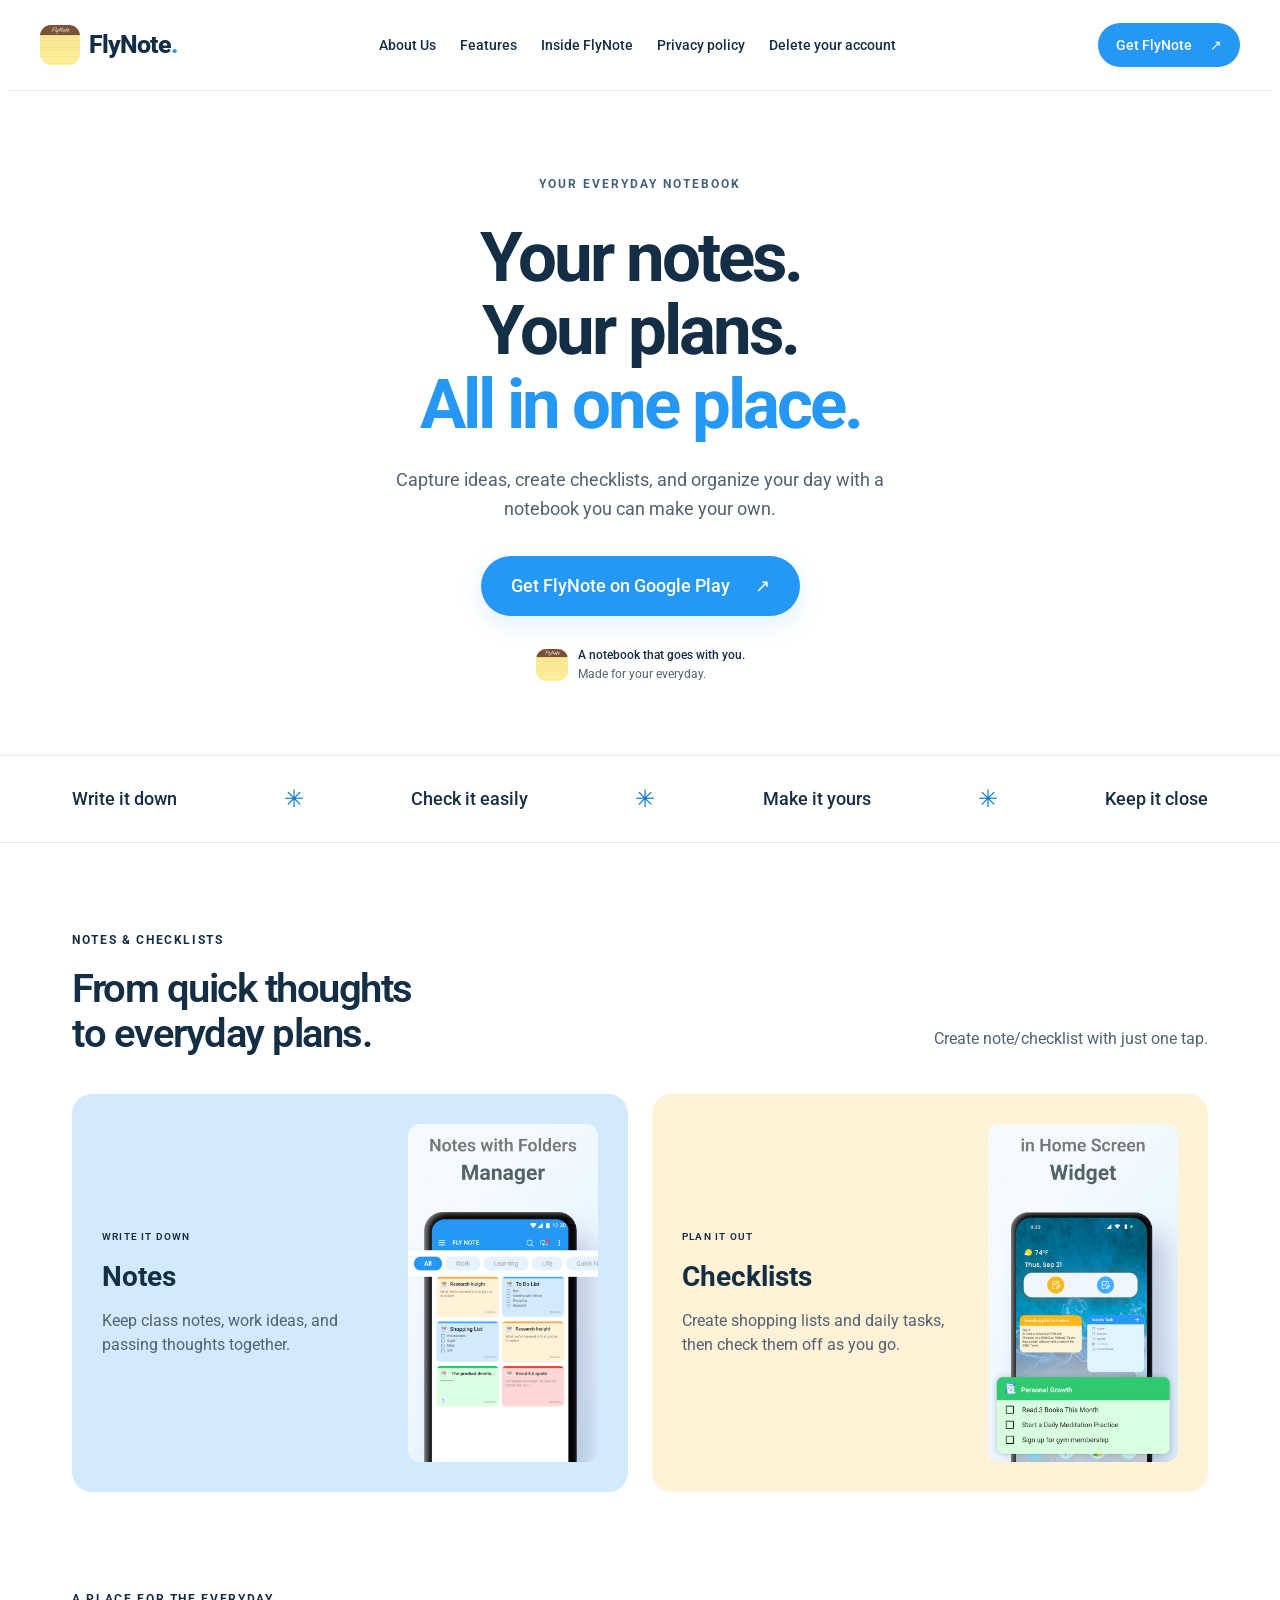
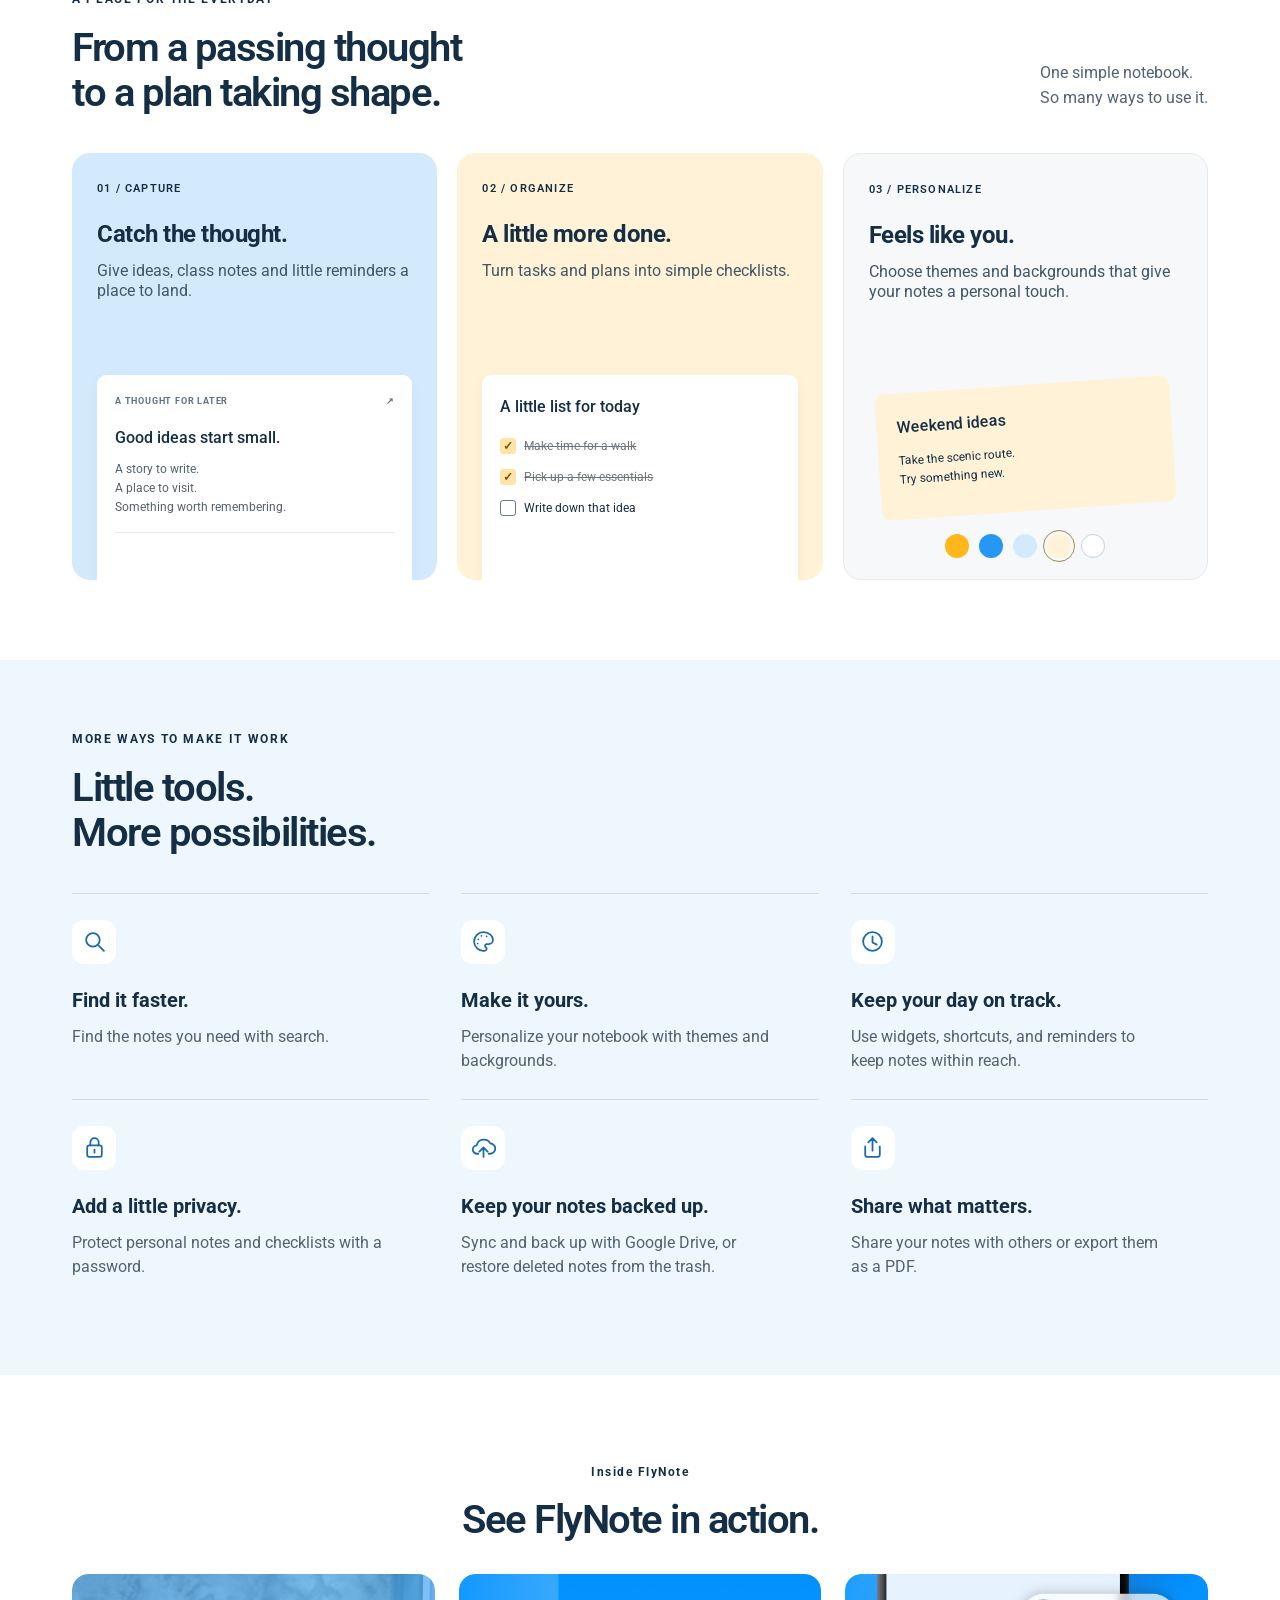
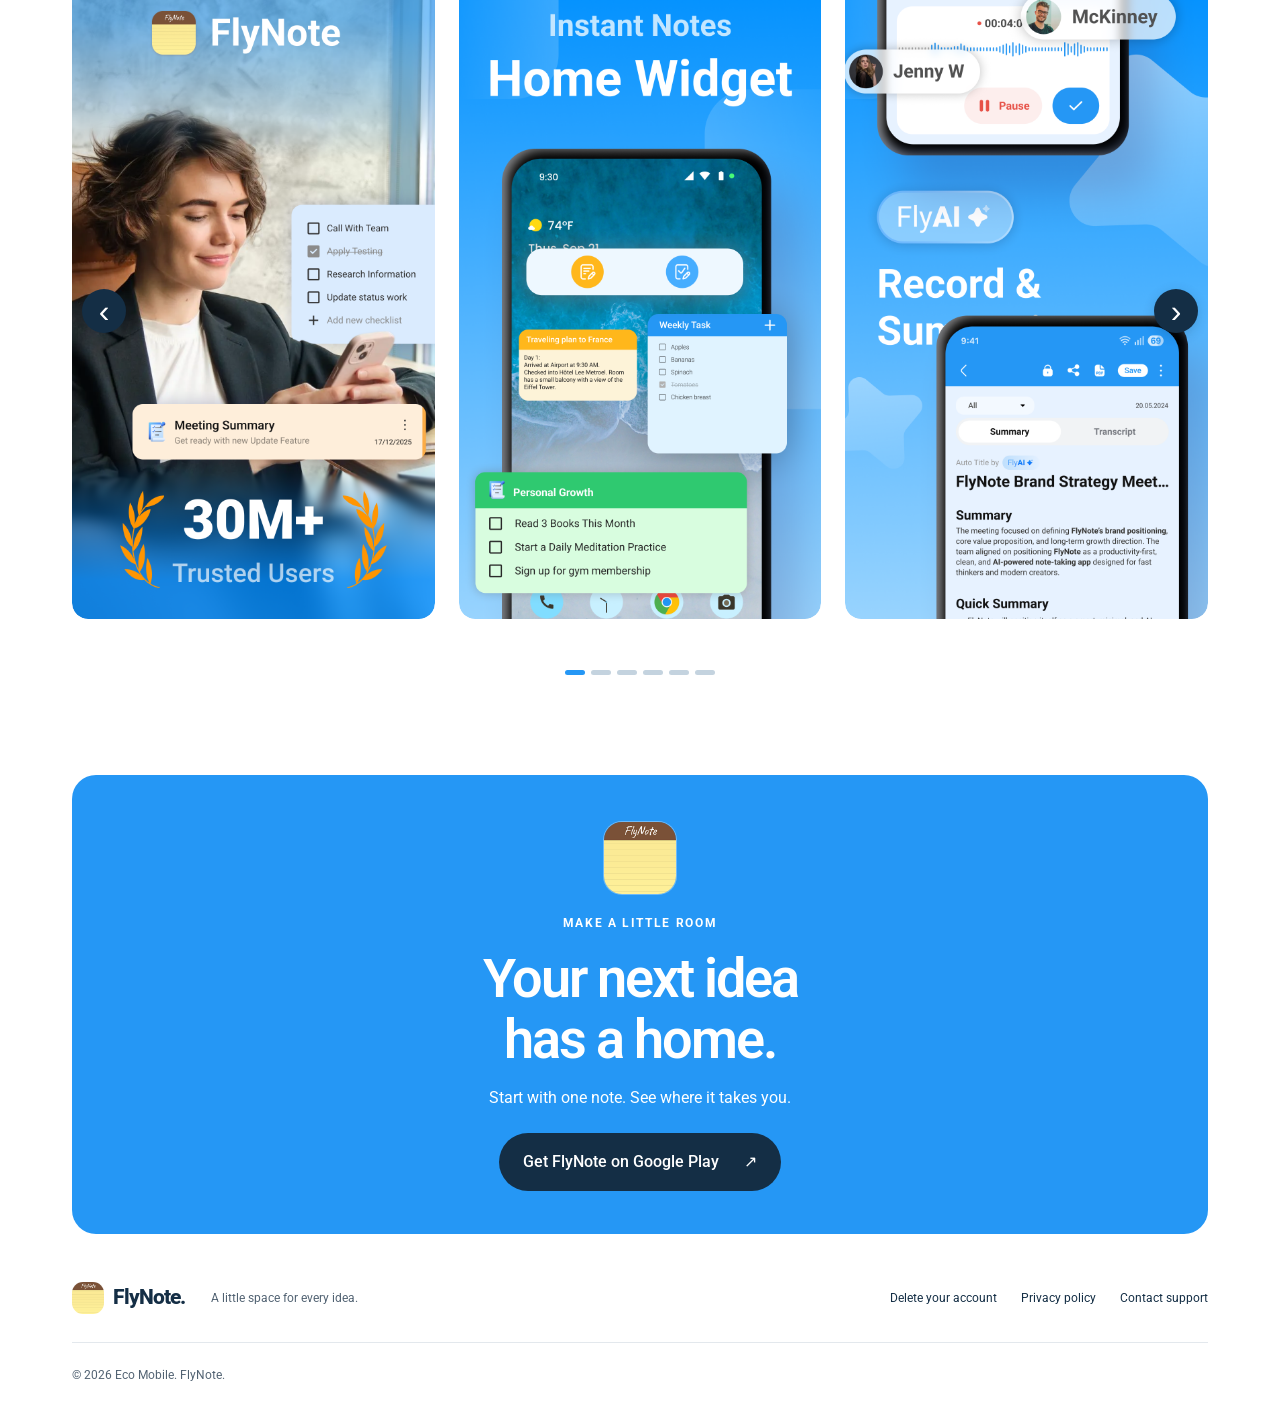
<file: index.html>
<!doctype html>
<html lang="en">
  <head>
    <meta charset="utf-8" />
    <meta name="viewport" content="width=device-width,initial-scale=1" />
    <title>FlyNote — A little space for every idea</title>
    <meta
      name="description"
      content="Meet FlyNote: notes, checklists, reminders and personal themes for your everyday ideas. Explore the note-taking app by Eco Mobile."
    />
    <meta name="theme-color" content="#2597F5" />
    <link rel="icon" href="images/logo.webp" />
    <link rel="preconnect" href="https://fonts.googleapis.com" />
    <link rel="preconnect" href="https://fonts.gstatic.com" crossorigin />
    <link
      href="https://fonts.googleapis.com/css2?family=Roboto:wght@400;500;600;700;800&display=swap"
      rel="stylesheet"
    />
    <link rel="stylesheet" href="style.css" />
  </head>
  <body>
    <a class="skip" href="#main">Skip to content</a>
    <header class="header">
      <a class="brand" href="#" aria-label="FlyNote home"
        ><img src="images/logo.webp" width="40" height="40" alt="" /><span
          >FlyNote<span class="brand-dot">.</span></span
        ></a
      >
      <nav aria-label="Main navigation">
        <a href="#notes">About Us</a><a href="#tools">Features</a
        ><a href="#showcase">Inside FlyNote</a>
        <a href="/privacy-policy">Privacy policy</a>
        <a href="/delete-your-account">Delete your account</a>
      </nav>
      <a
        class="button small"
        href="https://play.google.com/store/apps/details?id=com.eco.note"
        >Get FlyNote <span aria-hidden="true">↗</span></a
      >
    </header>
    <main id="main">
      <section class="hero wrap" aria-labelledby="hero-title">
        <div class="hero-copy">
          <div class="eyebrow">
            <span class="tiny-line"></span> YOUR EVERYDAY NOTEBOOK
          </div>
          <h1 id="hero-title">
            <span class="hero-line">Your notes.</span
            ><span class="hero-line">Your plans.</span
            ><span class="hero-line hero-accent">All in one place.</span>
          </h1>
          <p class="intro">
            Capture ideas, create checklists, and organize your day with a
            notebook you can make your own.
          </p>
          <div class="hero-actions">
            <a
              class="button"
              href="https://play.google.com/store/apps/details?id=com.eco.note"
              >Get FlyNote on Google Play <span aria-hidden="true">↗</span></a
            >
          </div>
          <div class="hero-bottom">
            <img src="images/logo.webp" alt="" width="36" height="36" />
            <p>
              <strong>A notebook that goes with you.</strong><br /><span
                >Made for your everyday.</span
              >
            </p>
          </div>
        </div>
      </section>
      <div class="feature-strip" aria-label="FlyNote capabilities">
        <div class="wrap">
          <span>Write it down</span
          ><span class="asterisk" aria-hidden="true">✳</span
          ><span>Check it easily</span
          ><span class="asterisk" aria-hidden="true">✳</span
          ><span>Make it yours</span
          ><span class="asterisk" aria-hidden="true">✳</span
          ><span>Keep it close</span>
        </div>
      </div>
      <section class="section wrap core-section" id="notes">
        <div class="section-heading">
          <div>
            <p class="eyebrow">NOTES &amp; CHECKLISTS</p>
            <h2>From quick thoughts<br />to everyday plans.</h2>
          </div>
          <p class="one-tap">Create note/checklist with just one tap.</p>
        </div>
        <div class="core-grid">
          <article class="core-card core-notes">
            <div>
              <span class="card-number">WRITE IT DOWN</span>
              <h3>Notes</h3>
              <p>
                Keep class notes, work ideas, and passing thoughts together.
              </p>
            </div>
            <img
              src="images/flynote-interface-showing-notes-organized-in-folders.webp"
              alt="FlyNote interface showing notes organized in folders"
              width="666"
              height="1184"
              loading="lazy"
            />
          </article>
          <article class="core-card core-checklists">
            <div>
              <span class="card-number">PLAN IT OUT</span>
              <h3>Checklists</h3>
              <p>
                Create shopping lists and daily tasks, then check them off as
                you go.
              </p>
            </div>
            <img
              src="images/flynote-home-screen-interface-showing-checklists-and-completed-tasks.webp"
              alt="FlyNote home-screen interface showing checklists and completed tasks"
              width="666"
              height="1184"
              loading="lazy"
            />
          </article>
        </div>
      </section>
      <section class="section wrap" id="features">
        <div class="section-heading">
          <div>
            <p class="eyebrow">A PLACE FOR THE EVERYDAY</p>
            <h2>From a passing thought<br />to a plan taking shape.</h2>
          </div>
          <p>One simple notebook.<br />So many ways to use it.</p>
        </div>
        <div class="cards">
          <article class="feature-card blue">
            <div class="card-number">01 / CAPTURE</div>
            <h3>Catch the thought.</h3>
            <p>Give ideas, class notes and little reminders a place to land.</p>
            <div class="note-example">
              <div class="note-meta">
                A THOUGHT FOR LATER <span aria-hidden="true">↗</span>
              </div>
              <h4>Good ideas start small.</h4>
              <p>
                A story to write.<br />A place to visit.<br />Something worth
                remembering.
              </p>
              <div class="note-lines" aria-hidden="true"></div>
            </div>
          </article>
          <article class="feature-card cream">
            <div class="card-number">02 / ORGANIZE</div>
            <h3>A little more done.</h3>
            <p>Turn tasks and plans into simple checklists.</p>
            <div class="note-example checklist" aria-label="Example checklist">
              <h4>A little list for today</h4>
              <div>
                <span class="check checked" aria-hidden="true">✓</span
                ><s>Make time for a walk</s>
              </div>
              <div>
                <span class="check checked" aria-hidden="true">✓</span
                ><s>Pick up a few essentials</s>
              </div>
              <div>
                <span class="check" aria-hidden="true"></span>Write down that
                idea
              </div>
            </div>
          </article>
          <article class="feature-card white">
            <div class="card-number">03 / PERSONALIZE</div>
            <h3>Feels like you.</h3>
            <p>
              Choose themes and backgrounds that give your notes a personal
              touch.
            </p>
            <div
              class="palette-example"
              aria-label="Illustrative note theme colors"
            >
              <div class="mini-note">
                <span>Weekend ideas</span>
                <p>Take the scenic route.<br />Try something new.</p>
              </div>
              <div class="swatches"><i></i><i></i><i></i><i></i><i></i></div>
            </div>
          </article>
        </div>
      </section>
      <section class="tools-section" id="tools">
        <div class="wrap">
          <div class="section-heading">
            <div>
              <p class="eyebrow">MORE WAYS TO MAKE IT WORK</p>
              <h2>Little tools.<br />More possibilities.</h2>
            </div>
          </div>
          <div class="tools-grid">
            <article class="tool-card">
              <span class="tool-icon"
                ><svg
                  aria-hidden="true"
                  viewBox="0 0 24 24"
                  fill="none"
                  stroke="currentColor"
                  stroke-width="1.7"
                  stroke-linecap="round"
                  stroke-linejoin="round"
                >
                  <circle cx="10.5" cy="10.5" r="6.5" />
                  <path d="m16 16 5 5" /></svg
              ></span>
              <h3>Find it faster.</h3>
              <p>Find the notes you need with search.</p>
            </article>
            <article class="tool-card">
              <span class="tool-icon"
                ><svg
                  aria-hidden="true"
                  viewBox="0 0 24 24"
                  fill="none"
                  stroke="currentColor"
                  stroke-width="1.7"
                  stroke-linecap="round"
                  stroke-linejoin="round"
                >
                  <path
                    d="M12 3a9 9 0 1 0 0 18h1a2 2 0 0 0 1-3.7 1.6 1.6 0 0 1 1-2.8h2a4 4 0 0 0 4-4C21 6.4 17 3 12 3Z"
                  />
                  <path d="M7 10h.01M10 6.5h.01M15 7h.01M6.5 14h.01" /></svg
              ></span>
              <h3>Make it yours.</h3>
              <p>Personalize your notebook with themes and backgrounds.</p>
            </article>
            <article class="tool-card">
              <span class="tool-icon"
                ><svg
                  aria-hidden="true"
                  viewBox="0 0 24 24"
                  fill="none"
                  stroke="currentColor"
                  stroke-width="1.7"
                  stroke-linecap="round"
                  stroke-linejoin="round"
                >
                  <circle cx="12" cy="12" r="9" />
                  <path d="M12 7v6l4 2" /></svg
              ></span>
              <h3>Keep your day on track.</h3>
              <p>
                Use widgets, shortcuts, and reminders to keep notes within
                reach.
              </p>
            </article>
            <article class="tool-card">
              <span class="tool-icon"
                ><svg
                  aria-hidden="true"
                  viewBox="0 0 24 24"
                  fill="none"
                  stroke="currentColor"
                  stroke-width="1.7"
                  stroke-linecap="round"
                  stroke-linejoin="round"
                >
                  <rect x="5" y="10" width="14" height="11" rx="2" />
                  <path d="M8 10V7a4 4 0 0 1 8 0v3M12 14v3" /></svg
              ></span>
              <h3>Add a little privacy.</h3>
              <p>Protect personal notes and checklists with a password.</p>
            </article>
            <article class="tool-card">
              <span class="tool-icon"
                ><svg
                  aria-hidden="true"
                  viewBox="0 0 24 24"
                  fill="none"
                  stroke="currentColor"
                  stroke-width="1.7"
                  stroke-linecap="round"
                  stroke-linejoin="round"
                >
                  <path
                    d="M7 18H6a4 4 0 0 1-.5-8 7 7 0 0 1 13-2 5 5 0 0 1-.5 10h-1M12 21V12m-4 4 4-4 4 4"
                  /></svg
              ></span>
              <h3>Keep your notes backed up.</h3>
              <p>
                Sync and back up with Google Drive, or restore deleted notes
                from the trash.
              </p>
            </article>
            <article class="tool-card">
              <span class="tool-icon"
                ><svg
                  aria-hidden="true"
                  viewBox="0 0 24 24"
                  fill="none"
                  stroke="currentColor"
                  stroke-width="1.7"
                  stroke-linecap="round"
                  stroke-linejoin="round"
                >
                  <path
                    d="M12 15V3m-4 4 4-4 4 4M5 11v8a2 2 0 0 0 2 2h10a2 2 0 0 0 2-2v-8"
                  /></svg
              ></span>
              <h3>Share what matters.</h3>
              <p>Share your notes with others or export them as a PDF.</p>
            </article>
          </div>
        </div>
      </section>
      <section
        class="section wrap showcase"
        id="showcase"
        aria-labelledby="showcase-title"
      >
        <div class="showcase-heading">
          <p class="eyebrow">Inside FlyNote</p>
          <h2 id="showcase-title">See FlyNote in action.</h2>
        </div>
        <div
          class="screenshot-carousel"
          role="region"
          aria-roledescription="carousel"
          aria-label="FlyNote screenshots"
        >
          <div
            class="screenshot-track"
            id="screenshot-track"
            tabindex="0"
            aria-label="Swipe or use arrow keys to explore screenshots"
          >
            <figure class="screenshot-slide">
              <img
                src="images/flynote-overview.png"
                width="1080"
                height="1920"
                alt="FlyNote overview"
                loading="lazy"
              />
            </figure>
            <figure class="screenshot-slide">
              <img
                src="images/home-screen-widgets.png"
                width="1080"
                height="1920"
                alt="Home-screen widgets"
                loading="lazy"
              />
            </figure>
            <figure class="screenshot-slide">
              <img
                src="images/record-and-summarize.png"
                width="1080"
                height="1920"
                alt="Record and summarize"
                loading="lazy"
              />
            </figure>
            <figure class="screenshot-slide">
              <img
                src="images/organize-with-folders.png"
                width="1080"
                height="1920"
                alt="Organize with folders"
                loading="lazy"
              />
            </figure>
            <figure class="screenshot-slide">
              <img
                src="images/list-and-grid-views.png"
                width="1080"
                height="1920"
                alt="List and grid views"
                loading="lazy"
              />
            </figure>
            <figure class="screenshot-slide">
              <img
                src="images/share-notes-as-pdf.png"
                width="1080"
                height="1920"
                alt="Share notes as PDF"
                loading="lazy"
              />
            </figure>
            <figure class="screenshot-slide">
              <img
                src="images/password-protected-notes.png"
                width="1080"
                height="1920"
                alt="Password-protected notes"
                loading="lazy"
              />
            </figure>
            <figure class="screenshot-slide">
              <img
                src="images/sync-notes-across-devices.png"
                width="1080"
                height="1920"
                alt="Sync notes across devices"
                loading="lazy"
              />
            </figure>
          </div>
          <div class="carousel-controls">
            <button
              type="button"
              class="carousel-arrow"
              id="screenshot-prev"
              aria-label="Previous screenshot"
              aria-controls="screenshot-track"
            >
              ‹
            </button>
            <div class="carousel-dots" aria-label="Choose screenshot">
              <button
                type="button"
                class="carousel-dot"
                aria-label="Go to screenshot 1"
                aria-controls="screenshot-track"
                aria-current="true"
              ></button
              ><button
                type="button"
                class="carousel-dot"
                aria-label="Go to screenshot 2"
                aria-controls="screenshot-track"
              ></button
              ><button
                type="button"
                class="carousel-dot"
                aria-label="Go to screenshot 3"
                aria-controls="screenshot-track"
              ></button
              ><button
                type="button"
                class="carousel-dot"
                aria-label="Go to screenshot 4"
                aria-controls="screenshot-track"
              ></button
              ><button
                type="button"
                class="carousel-dot"
                aria-label="Go to screenshot 5"
                aria-controls="screenshot-track"
              ></button
              ><button
                type="button"
                class="carousel-dot"
                aria-label="Go to screenshot 6"
                aria-controls="screenshot-track"
              ></button
              ><button
                type="button"
                class="carousel-dot"
                aria-label="Go to screenshot 7"
                aria-controls="screenshot-track"
              ></button
              ><button
                type="button"
                class="carousel-dot"
                aria-label="Go to screenshot 8"
                aria-controls="screenshot-track"
              ></button>
            </div>
            <span
              id="screenshot-status"
              class="visually-hidden"
              aria-live="polite"
              >1 / 8</span
            ><button
              type="button"
              class="carousel-arrow"
              id="screenshot-next"
              aria-label="Next screenshot"
              aria-controls="screenshot-track"
            >
              ›
            </button>
          </div>
        </div>
      </section>
      <section class="closing wrap">
        <img src="images/logo.webp" alt="" width="72" height="72" />
        <p class="eyebrow">MAKE A LITTLE ROOM</p>
        <h2>Your next idea<br />has a home.</h2>
        <p>Start with one note. See where it takes you.</p>
        <a
          class="button dark"
          href="https://play.google.com/store/apps/details?id=com.eco.note"
          >Get FlyNote on Google Play <span aria-hidden="true">↗</span></a
        >
      </section>
    </main>
    <footer class="wrap">
      <div class="footer-top">
        <a class="brand" href="#"
          ><img src="images/logo.webp" width="32" height="32" alt="" /><span
            >FlyNote.</span
          ></a
        >
        <p>A little space for every idea.</p>
        <div>
          <a href="/delete-your-account">Delete your account</a>
          <a href="/privacy-policy">Privacy policy</a>
          <a href="mailto:supernote@app.ecomobile.vn">Contact support</a>
        </div>
      </div>
      <div class="footer-bottom"><span>© 2026 Eco Mobile. FlyNote.</span></div>
    </footer>
    <script src="script.js"></script>
  </body>
</html>
</file>
<file: style.css>
:root {
  --main: #2597f5;
  --cream: #fff2d6;
  --pale: #d3eafd;
  --sky: #46adff;
  --yellow: #ffb71b;
  --white: #fff;
  --ink: #142e45;
  --muted: #516272;
  --heading-l: 700 1.5rem/2.5rem Roboto, sans-serif;
  --heading-m: 700 1.25rem/2rem Roboto, sans-serif;
  --heading-s: 700 1.0625rem/1.25rem Roboto, sans-serif;
  --heading-xs: 700 0.875rem/1.125rem Roboto, sans-serif;
  --body: 400 1rem/1.25rem Roboto, sans-serif;
  --body-small: 400 0.75rem/1rem Roboto, sans-serif;
  --caption: 400 0.75rem/1.125rem Roboto, sans-serif;
  --caption-small: 400 0.625rem/1rem Roboto, sans-serif;
  --button: 500 1.125rem/1.5rem Roboto, sans-serif;
  --button-medium: 500 0.875rem/1.25rem Roboto, sans-serif;
  --button-small: 500 0.75rem/1.5rem Roboto, sans-serif;
  --placeholder: 400 0.875rem/1.125rem Roboto, sans-serif;
}
* {
  box-sizing: border-box;
}
html {
  scroll-behavior: smooth;
  scroll-padding-top: 100px;
}
body {
  margin: 0;
  color: var(--ink);
  background: white;
  font-family: Roboto, Arial, sans-serif;
  font-size: 16px;
  line-height: 1.5;
}
a {
  color: inherit;
  text-decoration: none;
}
a:focus-visible {
  outline: 3px solid #105c9c;
  outline-offset: 5px;
}
img {
  display: block;
  max-width: 100%;
  height: auto;
}
h1,
h2,
h3,
h4,
p {
  margin: 0;
}
button,
a {
  -webkit-tap-highlight-color: transparent;
}
.wrap {
  max-width: 1200px;
  margin: 0 auto;
  padding-left: 32px;
  padding-right: 32px;
}
.skip {
  position: absolute;
  left: 12px;
  top: -80px;
  background: var(--ink);
  color: white;
  padding: 12px;
  z-index: 100;
}
.skip:focus {
  top: 10px;
}
.header {
  max-width: 1264px;
  padding: 23px 32px;
  margin: auto;
  display: flex;
  align-items: center;
  justify-content: space-between;
  gap: 28px;
  border-bottom: 1px solid #e8edf0;
}
.brand {
  display: flex;
  align-items: center;
  gap: 9px;
  font-size: 25px;
  font-weight: 800;
  letter-spacing: -1px;
  white-space: nowrap;
}
.brand img {
  border-radius: 11px;
}
.brand-dot {
  color: var(--main);
}
nav {
  display: flex;
  gap: 32px;
  font-size: 14px;
  font-weight: 500;
}
nav a:hover,
.text-link:hover,
footer a:hover {
  color: #0b69b5;
}
.button {
  background: var(--main);
  color: #102c43;
  display: inline-flex;
  align-items: center;
  justify-content: center;
  gap: 25px;
  padding: 17px 24px;
  border-radius: 9px;
  font: var(--button);
  white-space: normal;
  transition:
    background 0.15s,
    transform 0.15s;
  text-align: center;
}
.button:hover {
  background: #55aff8;
  transform: translateY(-2px);
}
.button.small {
  font: var(--button-medium);
  padding: 12px 18px;
  gap: 18px;
}
.hero {
  display: grid;
  grid-template-columns: 1.05fr 1fr;
  gap: 60px;
  padding-top: 66px;
  padding-bottom: 62px;
  align-items: center;
}
.eyebrow {
  font-size: 12px;
  line-height: 18px;
  font-weight: 700;
  letter-spacing: 1.65px;
  display: flex;
  align-items: center;
  gap: 10px;
}
.tiny-line {
  height: 2px;
  width: 25px;
  background: var(--main);
}
h1 {
  font-size: clamp(42px, 4.65vw, 66px);
  line-height: 1.06;
  letter-spacing: -3px;
  font-weight: 700;
  margin: 23px 0;
}
h1 span {
  color: #157ccf;
}
p.intro {
  font-size: 17px;
  line-height: 1.65;
  color: var(--muted);
  max-width: 435px;
}
.hero-actions {
  display: flex;
  gap: 24px;
  align-items: center;
  margin-top: 31px;
}
.text-link {
  font-size: 14px;
  font-weight: 600;
  display: inline-flex;
  align-items: center;
  gap: 12px;
}
.hero-bottom {
  display: flex;
  align-items: center;
  gap: 11px;
  border-top: 1px solid #e3e9ed;
  padding-top: 24px;
  margin-top: 37px;
}
.hero-bottom img {
  border-radius: 10px;
}
.hero-bottom p {
  font-size: 12px;
  line-height: 1.6;
}
.hero-bottom strong {
  font-weight: 500;
}
.hero-bottom span {
  color: var(--muted);
}
.hero-visual {
  background: var(--pale);
  border-radius: 24px;
  padding: 24px 24px 20px;
  min-width: 0;
}
.visual-top,
.visual-bottom {
  display: flex;
  justify-content: space-between;
  align-items: center;
  gap: 16px;
}
.visual-top {
  font-size: 10px;
  font-weight: 700;
  letter-spacing: 1.5px;
}
.visual-top > span:last-child {
  font-size: 33px;
  color: #136cae;
  line-height: 1;
}
.product-image {
  margin: 20px auto;
  max-width: 260px;
  border-radius: 18px;
  overflow: hidden;
  box-shadow: 0 16px 35px #2c64961f;
}
.product-image img {
  width: 100%;
  height: auto;
}
.visual-bottom {
  font-size: 11px;
  font-weight: 500;
}
.feature-strip {
  border-top: 1px solid #e1eaf1;
  border-bottom: 1px solid #e1eaf1;
  padding: 25px 0;
}
.feature-strip .wrap {
  display: flex;
  align-items: center;
  justify-content: space-between;
  gap: 15px;
  font-size: 18px;
  font-weight: 500;
}
.asterisk {
  color: #0d79ce;
  font-size: 24px;
}
.section {
  padding-top: 88px;
  padding-bottom: 80px;
}
.section-heading {
  display: flex;
  align-items: flex-end;
  justify-content: space-between;
  gap: 35px;
  margin-bottom: 38px;
}
h2 {
  font-size: 40px;
  line-height: 1.13;
  letter-spacing: -1.5px;
  font-weight: 600;
}
.section-heading h2,
.voice-section h2,
.everyday h2 {
  margin-top: 17px;
}
.section-heading > p {
  font-size: 16px;
  color: var(--muted);
  line-height: 1.6;
  padding-bottom: 4px;
}
.cards {
  display: grid;
  grid-template-columns: repeat(3, 1fr);
  gap: 20px;
}
.feature-card {
  border-radius: 18px;
  padding: 28px 25px 0;
  overflow: hidden;
  min-width: 0;
}
.blue {
  background: var(--pale);
}
.cream {
  background: var(--cream);
}
.white {
  background: #f6f8fa;
  border: 1px solid #e5eaed;
}
.card-number {
  font-size: 11px;
  font-weight: 600;
  letter-spacing: 1.2px;
  margin-bottom: 16px;
}
.feature-card h3 {
  font: var(--heading-l);
  letter-spacing: -0.5px;
}
.feature-card > p {
  font: var(--body);
  color: #415767;
  min-height: 65px;
  margin-top: 7px;
}
.note-example {
  margin-top: 29px;
  background: #fff;
  border-radius: 9px 9px 0 0;
  padding: 20px 18px 23px;
  min-height: 205px;
  box-shadow: 0 6px 16px #2346600b;
}
.note-meta {
  display: flex;
  justify-content: space-between;
  font-size: 9px;
  letter-spacing: 0.8px;
  font-weight: 700;
  color: #5c7280;
}
.note-example h4 {
  font-size: 16px;
  font-weight: 500;
  margin-top: 18px;
}
.note-example p {
  font-size: 12px;
  line-height: 1.6;
  margin-top: 10px;
  color: var(--muted);
}
.note-lines {
  height: 1px;
  background: #e4edf3;
  margin-top: 14px;
}
.checklist h4 {
  margin-top: 0;
  margin-bottom: 18px;
}
.checklist > div {
  display: flex;
  gap: 8px;
  align-items: center;
  font-size: 12px;
  margin: 13px 0;
}
.check {
  width: 16px;
  height: 16px;
  border: 1.5px solid #657987;
  border-radius: 3px;
  flex-shrink: 0;
}
.check.checked {
  background: #ffe4a5;
  border: 0;
  color: #765310;
  text-align: center;
  font-weight: 700;
  line-height: 16px;
}
.checklist s {
  color: #6d767f;
}
.palette-example {
  padding-top: 30px;
}
.mini-note {
  background: #fff2d6;
  border-radius: 9px;
  padding: 22px 20px;
  transform: rotate(-4deg);
  margin: 0 9px 18px;
  min-height: 126px;
}
.mini-note > span {
  font-size: 16px;
  font-weight: 500;
}
.mini-note p {
  font-size: 12px;
  line-height: 1.6;
  margin-top: 12px;
}
.swatches {
  display: flex;
  justify-content: center;
  gap: 10px;
  padding: 5px 0 21px;
}
.swatches i {
  width: 24px;
  height: 24px;
  border-radius: 50%;
  background: var(--yellow);
}
.swatches i:nth-child(2) {
  background: var(--main);
}
.swatches i:nth-child(3) {
  background: var(--pale);
}
.swatches i:nth-child(4) {
  background: var(--cream);
  outline: 1px solid #a38a50;
  outline-offset: 3px;
}
.swatches i:nth-child(5) {
  background: white;
  border: 1px solid #c7d2da;
}
.example-caption {
  font: var(--caption);
  color: var(--muted);
  margin-top: 14px;
}
.voice-section {
  background: #eff7fe;
  padding: 70px 0;
}
.voice-grid {
  display: grid;
  grid-template-columns: 1fr 1fr;
  gap: 95px;
  align-items: center;
}
.voice-description {
  color: var(--muted);
  font-size: 16px;
  line-height: 1.6;
  margin: 21px 0 26px;
  max-width: 410px;
}
.voice-steps {
  list-style: none;
  padding: 0;
  margin: 0;
}
.voice-steps li {
  display: flex;
  gap: 20px;
  align-items: flex-start;
  padding: 24px 0;
  border-bottom: 1px solid #c9ddec;
}
.voice-steps li:first-child {
  padding-top: 0;
}
.voice-steps li:last-child {
  border: 0;
  padding-bottom: 0;
}
.step-icon {
  background: var(--white);
  width: 43px;
  height: 43px;
  display: flex;
  align-items: center;
  justify-content: center;
  border-radius: 12px;
  font-weight: 600;
  font-size: 13px;
  color: #176ba9;
  flex-shrink: 0;
}
.voice-steps h3 {
  font: var(--heading-s);
  margin-bottom: 9px;
}
.voice-steps p {
  font: var(--body);
  color: var(--muted);
}
.everyday {
  display: grid;
  grid-template-columns: 1fr 1.05fr;
  gap: 94px;
  align-items: center;
}
.widget-visual {
  background: var(--cream);
  border-radius: 22px;
  padding: 30px;
  display: flex;
  justify-content: center;
}
.widget-visual img {
  max-width: 285px;
  border-radius: 16px;
}
.everyday .intro {
  font-size: 16px;
  margin-top: 20px;
  margin-bottom: 28px;
}
.utility {
  display: flex;
  gap: 15px;
  margin-top: 23px;
}
.utility > span {
  background: #edf6fe;
  display: flex;
  align-items: center;
  justify-content: center;
  width: 38px;
  height: 38px;
  border-radius: 10px;
  flex-shrink: 0;
  font-size: 24px;
  color: #176cae;
}
.utility h3 {
  font: var(--heading-s);
  margin-bottom: 7px;
}
.utility p {
  font: var(--body);
  color: var(--muted);
}
.closing {
  background: var(--main);
  border-radius: 24px;
  text-align: center;
  padding: 47px 32px 43px;
  display: flex;
  flex-direction: column;
  align-items: center;
  max-width: 1136px;
}
.closing > img {
  border-radius: 18px;
  margin-bottom: 20px;
  box-shadow: 0 0 0 1px #ffffff55;
}
.closing h2 {
  font-size: 54px;
  letter-spacing: -2px;
  margin: 16px 0;
  color: #102d45;
}
.closing > p:not(.eyebrow) {
  font-size: 16px;
  margin-bottom: 23px;
}
.closing .dark {
  background: var(--ink);
  color: white;
  font-size: 16px;
}
.closing .dark:hover {
  background: #234c6c;
}
.closing small {
  font-size: 12px;
  margin-top: 16px;
  color: #102e47;
}
footer {
  padding-top: 48px;
  padding-bottom: 28px;
}
.footer-top {
  display: flex;
  align-items: center;
  gap: 26px;
  padding-bottom: 28px;
}
.footer-top .brand {
  font-size: 21px;
}
.footer-top p {
  font-size: 12px;
  color: var(--muted);
}
.footer-top > div {
  margin-left: auto;
  display: flex;
  gap: 24px;
  font-size: 12px;
}
.footer-bottom {
  border-top: 1px solid #e3e8ed;
  padding-top: 23px;
  display: flex;
  justify-content: space-between;
  gap: 25px;
  font-size: 12px;
  color: var(--muted);
}
.footer-bottom a {
  text-decoration: underline;
  text-underline-offset: 3px;
}
@media (min-width: 1450px) {
  .hero {
    padding-top: 80px;
    padding-bottom: 76px;
  }
}
@media (max-width: 1050px) {
  .hero {
    gap: 30px;
  }
  .hero-actions {
    align-items: flex-start;
    flex-direction: column;
    gap: 18px;
  }
  h1 {
    font-size: 54px;
  }
  .voice-grid,
  .everyday {
    gap: 45px;
  }
  .cards {
    gap: 14px;
  }
  .feature-card {
    padding-left: 20px;
    padding-right: 20px;
  }
  .feature-card h3 {
    font-size: 21px;
  }
  .closing {
    margin-left: 32px;
    margin-right: 32px;
  }
}
@media (max-width: 760px) {
  .wrap {
    padding-left: 22px;
    padding-right: 22px;
  }
  .header {
    padding: 17px 22px;
    gap: 16px;
  }
  .header nav {
    display: none;
  }
  .brand {
    font-size: 23px;
  }
  .brand img {
    width: 34px;
    height: 34px;
  }
  .button.small {
    padding: 11px 13px;
  }
  .hero {
    grid-template-columns: 1fr;
    padding-top: 43px;
    padding-bottom: 36px;
    gap: 35px;
  }
  h1 {
    font-size: 54px;
    letter-spacing: -2.5px;
    line-height: 1.04;
  }
  .hero-copy .intro {
    font-size: 16px;
    max-width: 430px;
  }
  .hero-actions {
    flex-direction: row;
    align-items: center;
    gap: 20px;
    flex-wrap: wrap;
  }
  .hero-actions .button {
    font-size: 16px;
    padding: 15px 18px;
  }
  .hero-actions .text-link {
    font-size: 13px;
  }
  .hero-bottom {
    margin-top: 26px;
    padding-top: 20px;
  }
  .hero-visual {
    padding: 18px 20px;
    max-width: 500px;
    width: 100%;
    margin: auto;
  }
  .product-image {
    max-width: 225px;
  }
  .visual-bottom {
    font-size: 10px;
  }
  .feature-strip {
    padding: 19px 0;
  }
  .feature-strip .wrap {
    font-size: 13px;
    gap: 10px;
    flex-wrap: wrap;
    justify-content: center;
  }
  .asterisk {
    font-size: 16px;
  }
  .section {
    padding-top: 53px;
    padding-bottom: 49px;
  }
  .section-heading {
    display: block;
    margin-bottom: 26px;
  }
  .section-heading > p {
    margin-top: 18px;
  }
  .section-heading > p br {
    display: none;
  }
  h2 {
    font-size: 34px;
    letter-spacing: -1px;
  }
  .cards {
    grid-template-columns: 1fr;
    gap: 20px;
  }
  .feature-card {
    padding: 26px 25px 0;
  }
  .feature-card > p {
    min-height: 0;
    max-width: 350px;
  }
  .note-example {
    margin-top: 24px;
  }
  .feature-card h3 {
    font: var(--heading-l);
  }
  .feature-card .palette-example {
    padding-bottom: 10px;
  }
  .voice-section {
    padding: 47px 0;
  }
  .voice-grid {
    grid-template-columns: 1fr;
    gap: 32px;
  }
  .voice-steps li {
    padding: 20px 0;
  }
  .everyday {
    grid-template-columns: 1fr;
    gap: 35px;
  }
  .widget-visual {
    order: 2;
    max-width: 500px;
    width: 100%;
    margin: auto;
  }
  .widget-visual img {
    max-width: 260px;
  }
  .everyday-copy {
    order: 1;
  }
  .closing {
    margin: 0 20px;
    padding: 36px 22px;
    border-radius: 20px;
  }
  .closing h2 {
    font-size: 43px;
  }
  .closing small {
    font-size: 12px;
    max-width: 250px;
  }
  .footer-top {
    flex-wrap: wrap;
    gap: 16px;
  }
  .footer-top > div {
    margin-left: 0;
    width: 100%;
    margin-top: 7px;
  }
  .footer-top p {
    font-size: 12px;
  }
  .footer-bottom {
    flex-direction: column;
    gap: 12px;
  }
  .eyebrow {
    font-size: 11px;
    letter-spacing: 1.3px;
  }
}
@media (prefers-reduced-motion: reduce) {
  html {
    scroll-behavior: auto;
  }
  .button {
    transition: none;
  }
  .button:hover {
    transform: none;
  }
}

/* Approved six-section revision */
.core-section {
  padding-bottom: 10px;
}
.core-grid {
  display: grid;
  grid-template-columns: 1fr 1fr;
  gap: 24px;
}
.core-card {
  display: grid;
  grid-template-columns: 1fr 190px;
  align-items: center;
  gap: 22px;
  padding: 30px;
  border-radius: 20px;
  min-width: 0;
  overflow: hidden;
}
.core-notes {
  background: var(--pale);
}
.core-checklists {
  background: var(--cream);
}
.core-card h3 {
  font: var(--heading-l);
  font-size: 28px;
  margin: 13px 0 12px;
}
.core-card p {
  font: var(--body);
  color: var(--muted);
  line-height: 1.5;
}
.core-card img {
  width: 190px;
  border-radius: 12px;
}
.core-card .card-number {
  display: block;
  margin: 0;
  font-size: 10px;
}
.tools-section {
  background: #eff7fe;
  padding: 70px 0;
}
.tools-grid {
  display: grid;
  grid-template-columns: repeat(3, 1fr);
  gap: 0 32px;
}
.tool-card {
  padding: 26px 0;
  border-top: 1px solid #c9ddec;
}
.tool-icon {
  display: flex;
  align-items: center;
  justify-content: center;
  width: 44px;
  height: 44px;
  border-radius: 12px;
  background: white;
  color: #176ba9;
  margin-bottom: 20px;
}
.tool-icon svg {
  width: 25px;
  height: 25px;
}
.tool-card h3 {
  font: var(--heading-m);
  margin-bottom: 9px;
}
.tool-card p {
  font: var(--body);
  line-height: 1.5;
  color: var(--muted);
  max-width: 320px;
}
@media (max-width: 1050px) {
  .core-card {
    grid-template-columns: 1fr 140px;
    padding: 24px;
    gap: 16px;
  }
  .core-card img {
    width: 140px;
  }
  .core-card h3 {
    font-size: 25px;
  }
}
@media (max-width: 760px) {
  .core-grid,
  .tools-grid {
    grid-template-columns: 1fr;
  }
  .core-card {
    grid-template-columns: 1fr 140px;
    padding: 24px 20px;
    gap: 15px;
  }
  .core-card p {
    font-size: 14px;
    line-height: 1.45;
  }
  .core-section {
    padding-bottom: 0;
  }
  .tools-section {
    padding: 48px 0;
  }
  .tool-card {
    padding: 24px 0;
  }
  .tool-card p {
    max-width: none;
  }
  .tool-card h3 {
    font: var(--heading-m);
  }
  .hero h1 {
    font-size: 43px;
    line-height: 1.1;
    letter-spacing: -1.6px;
  }
}
@media (max-width: 360px) {
  .core-card {
    grid-template-columns: 1fr;
  }
  .core-card img {
    width: 180px;
    margin: auto;
  }
}

/* Requested copy, color and screenshot carousel updates */
.hero-actions .button {
  color: #fff;
}
.closing .eyebrow,
.closing h2,
.closing > p,
.closing small {
  color: #fff;
}
.one-tap {
  white-space: nowrap;
}
.core-section .section-heading {
  flex-wrap: wrap;
}
.showcase-heading {
  text-align: center;
  margin-bottom: 32px;
}
.showcase-heading .eyebrow {
  justify-content: center;
  letter-spacing: 1.5px;
}
.showcase-heading h2 {
  margin-top: 16px;
}
.screenshot-carousel {
  background: #eff7fe;
  border-radius: 24px;
  padding: 32px;
  max-width: 830px;
  margin: auto;
}
.screenshot-track {
  display: flex;
  overflow-x: auto;
  scroll-snap-type: x mandatory;
  scrollbar-width: none;
  gap: 24px;
  border-radius: 16px;
}
.screenshot-track::-webkit-scrollbar {
  display: none;
}
.screenshot-slide {
  flex: 0 0 100%;
  scroll-snap-align: center;
  margin: 0;
  display: flex;
  flex-direction: column;
  align-items: center;
}
.screenshot-slide img {
  height: 480px;
  width: auto;
  max-width: 100%;
  object-fit: contain;
  border-radius: 16px;
}
.screenshot-slide figcaption {
  font-size: 14px;
  color: var(--muted);
  margin-top: 16px;
}
.carousel-controls {
  display: flex;
  align-items: center;
  justify-content: center;
  gap: 24px;
  margin-top: 22px;
}
.carousel-arrow {
  width: 44px;
  height: 44px;
  border-radius: 50%;
  border: 1px solid #bedaf1;
  background: white;
  color: var(--ink);
  font-size: 22px;
  cursor: pointer;
}
.carousel-arrow:hover {
  background: var(--pale);
}
.carousel-arrow:disabled {
  opacity: 0.4;
  cursor: default;
}
.carousel-arrow:focus-visible,
.screenshot-track:focus-visible {
  outline: 3px solid #176ba9;
  outline-offset: 3px;
}
#screenshot-status {
  font-size: 14px;
  min-width: 42px;
  text-align: center;
}
@media (max-width: 760px) {
  .core-section .one-tap {
    font-size: clamp(12px, 3.4vw, 16px);
    letter-spacing: -0.15px;
  }
  .screenshot-carousel {
    padding: 24px 18px;
  }
  .screenshot-slide img {
    height: 400px;
  }
  .hero h1 {
    font-size: 43px;
  }
}

/* Multi-card screenshot carousel */
.screenshot-carousel {
  position: relative;
  max-width: none;
  background: transparent;
  padding: 0;
}
.screenshot-track {
  gap: 24px;
  border-radius: 0;
  scroll-snap-type: x mandatory;
}
.screenshot-slide {
  flex: 0 0 calc((100% - 48px) / 3);
  scroll-snap-align: start;
  min-width: 0;
  border-radius: 16px;
  overflow: hidden;
}
.screenshot-slide img {
  display: block;
  width: 100%;
  height: auto;
  max-width: none;
  aspect-ratio: 9/16;
  object-fit: contain;
  border-radius: 16px;
}
.carousel-controls {
  margin-top: 32px;
  height: 14px;
  gap: 0;
}
.carousel-arrow {
  position: absolute;
  top: calc((100% - 46px) / 2);
  transform: translateY(-50%);
  z-index: 2;
  background: var(--ink);
  color: white;
  border: 0;
  box-shadow: 0 3px 12px #142e4530;
  font-size: 32px;
  line-height: 1;
  display: flex;
  align-items: center;
  justify-content: center;
}
.carousel-arrow:hover {
  background: #275675;
}
.carousel-arrow:disabled {
  opacity: 0.4;
}
.carousel-arrow#screenshot-prev {
  left: 10px;
}
.carousel-arrow#screenshot-next {
  right: 10px;
}
.carousel-dots {
  display: flex;
  align-items: center;
  gap: 6px;
}
.carousel-dot {
  border: 0;
  background: transparent;
  padding: 8px 0;
  width: 20px;
  cursor: pointer;
}
.carousel-dot:after {
  content: "";
  display: block;
  height: 5px;
  border-radius: 4px;
  background: #c4d3df;
}
.carousel-dot[aria-current="true"]:after {
  background: var(--main);
}
.carousel-dot:focus-visible {
  outline: 2px solid var(--main);
  outline-offset: 3px;
}
.visually-hidden {
  position: absolute !important;
  width: 1px !important;
  height: 1px !important;
  padding: 0 !important;
  margin: -1px !important;
  overflow: hidden !important;
  clip: rect(0, 0, 0, 0) !important;
  white-space: nowrap !important;
  border: 0 !important;
}
@media (max-width: 900px) and (min-width: 761px) {
  .screenshot-slide {
    flex-basis: calc((100% - 24px) / 2);
  }
}
@media (max-width: 760px) {
  .screenshot-carousel {
    padding: 0;
  }
  .screenshot-track {
    gap: 16px;
  }
  .screenshot-slide {
    flex-basis: 86%;
  }
  .screenshot-slide img {
    height: auto;
  }
  .carousel-arrow {
    width: 38px;
    height: 38px;
  }
  .carousel-controls {
    margin-top: 25px;
  }
}

.screenshot-track:after {
  content: "";
  flex: 0 0 calc((100% - 48px) * 2 / 3 + 24px);
}
@media (max-width: 900px) and (min-width: 761px) {
  .screenshot-track:after {
    flex-basis: calc((100% - 24px) / 2);
  }
}
@media (max-width: 760px) {
  .screenshot-track:after {
    flex-basis: calc(14% - 16px);
  }
}

.header .button.small {
  color: #fff;
}

/* Rounded CTAs, balanced hero and mobile carousel */
.button,
.button.small {
  border-radius: 999px;
}
.hero-visual {
  border-radius: 32px;
  padding: 26px 30px;
}
.product-image {
  max-width: 300px;
  border-radius: 22px;
  box-shadow: 0 16px 36px #184d7829;
}
.hero-bottom {
  max-width: 420px;
}
.screenshot-track {
  position: relative;
  min-width: 0;
  align-items: flex-start;
  overscroll-behavior-x: contain;
}
.screenshot-track:after {
  display: none;
}
.screenshot-slide {
  align-self: flex-start;
}
.screenshot-carousel {
  min-width: 0;
  width: 100%;
}
.carousel-controls {
  height: auto;
  min-height: 44px;
}
.carousel-dots {
  flex-wrap: wrap;
  justify-content: center;
}
.carousel-dot {
  min-height: 36px;
}
@media (max-width: 760px) {
  .hero-visual {
    padding: 22px;
    border-radius: 26px;
  }
  .product-image {
    max-width: 270px;
  }
  .showcase {
    padding-left: 20px;
    padding-right: 20px;
  }
  .showcase-heading h2 {
    font-size: 30px;
    line-height: 1.2;
  }
  .screenshot-track {
    gap: 16px;
  }
  .screenshot-slide {
    flex: 0 0 100%;
    width: 100%;
    max-width: 100%;
  }
  .screenshot-slide img {
    width: 100%;
    height: auto;
    max-height: 70svh;
    object-fit: contain;
    border-radius: 18px;
  }
  .carousel-controls {
    position: relative;
    justify-content: space-between;
    gap: 10px;
    margin-top: 16px;
  }
  .carousel-arrow {
    position: static;
    transform: none;
    flex: 0 0 40px;
    width: 40px;
    height: 40px;
  }
  .carousel-dots {
    flex: 1;
    gap: 5px;
  }
  .carousel-dot {
    width: 16px;
  }
  .hero-actions .button {
    font-size: 16px;
    padding: 16px 23px;
  }
}

/* Editorial hero without the promotional screenshot */
.hero {
  display: block;
  text-align: center;
  padding-top: 84px;
  padding-bottom: 70px;
  position: relative;
}
.hero-copy {
  max-width: 900px;
  margin: auto;
}
.hero .eyebrow {
  justify-content: center;
  color: #42627c;
  letter-spacing: 2px;
}
.hero .tiny-line {
  display: none;
}
.hero h1 {
  font-size: clamp(48px, 5.4vw, 76px);
  line-height: 1.06;
  letter-spacing: -3px;
  margin: 28px 0 24px;
  font-weight: 700;
}
.hero h1 span {
  color: var(--main);
}
.hero p.intro {
  max-width: 530px;
  margin: 0 auto;
  font-size: 18px;
  line-height: 1.65;
}
.hero-actions {
  justify-content: center;
  align-items: center;
  flex-direction: row;
  margin-top: 32px;
}
.hero-actions .button {
  padding: 18px 30px;
  box-shadow: 0 8px 22px #2597f524;
}
.hero-bottom {
  justify-content: center;
  max-width: none;
  border: 0;
  margin-top: 30px;
  padding-top: 0;
  gap: 10px;
  text-align: left;
}
.hero-bottom img {
  width: 32px;
  height: 32px;
}
.hero-bottom p {
  font-size: 12px;
}
.hero-bottom strong {
  font-weight: 500;
}
.hero-bottom span {
  color: var(--muted);
}
@media (max-width: 760px) {
  .hero {
    padding-top: 52px;
    padding-bottom: 46px;
  }
  .hero h1 {
    font-size: clamp(38px, 10vw, 54px);
    line-height: 1.1;
    letter-spacing: -1.7px;
    margin: 22px 0;
  }
  .hero p.intro {
    font-size: 16px;
    max-width: 360px;
  }
  .hero .eyebrow {
    font-size: 10px;
    letter-spacing: 1.6px;
  }
  .hero-actions .button {
    font-size: 16px;
    padding: 16px 24px;
  }
  .hero-bottom {
    margin-top: 24px;
  }
  .hero-actions {
    margin-top: 26px;
  }
}

/* Consistent centering and tablet layout */
.hero-copy {
  width: 100%;
  display: flex;
  flex-direction: column;
  align-items: center;
  min-width: 0;
}
.hero h1 {
  width: 100%;
  text-align: center;
  margin-left: auto;
  margin-right: auto;
}
.hero h1 .hero-line {
  display: block;
  color: var(--ink);
}
.hero h1 .hero-accent {
  color: var(--main);
}
.hero .intro {
  width: 100%;
  text-align: center;
}
.hero-actions {
  width: 100%;
  display: flex;
  justify-content: center;
}
.hero-bottom {
  align-self: center;
  width: fit-content;
  margin-left: auto;
  margin-right: auto;
}
.header nav a,
.header .button {
  white-space: nowrap;
}
.header nav {
  gap: 24px;
}
.feature-card {
  display: flex;
  flex-direction: column;
}
.feature-card .note-example,
.feature-card .palette-example {
  margin-top: auto;
}
.feature-card > p {
  margin-bottom: 28px;
}
@media (min-width: 761px) and (max-width: 1000px) {
  .header {
    flex-wrap: wrap;
    gap: 18px;
  }
  .header nav {
    order: 3;
    width: 100%;
    justify-content: center;
    padding-top: 8px;
  }
  .core-grid {
    grid-template-columns: 1fr;
  }
  .core-card {
    grid-template-columns: 1fr 190px;
    gap: 32px;
  }
  .core-card img {
    width: 190px;
  }
  .tools-grid {
    grid-template-columns: repeat(2, minmax(0, 1fr));
  }
  .cards {
    gap: 16px;
  }
  .feature-card {
    padding-left: 16px;
    padding-right: 16px;
  }
  .feature-card h3 {
    font-size: 20px;
  }
  .note-example {
    padding-left: 12px;
    padding-right: 12px;
  }
  .section-heading {
    flex-wrap: wrap;
  }
  .section-heading > p {
    max-width: 100%;
  }
}
@media (max-width: 760px) {
  .hero-bottom {
    max-width: 100%;
    text-align: left;
  }
  .feature-card > p {
    margin-bottom: 24px;
  }
  .feature-strip .wrap {
    display: grid;
    grid-template-columns: 1fr 1fr;
    text-align: center;
    gap: 12px;
  }
  .feature-strip .asterisk {
    display: none;
  }
}
</file>
